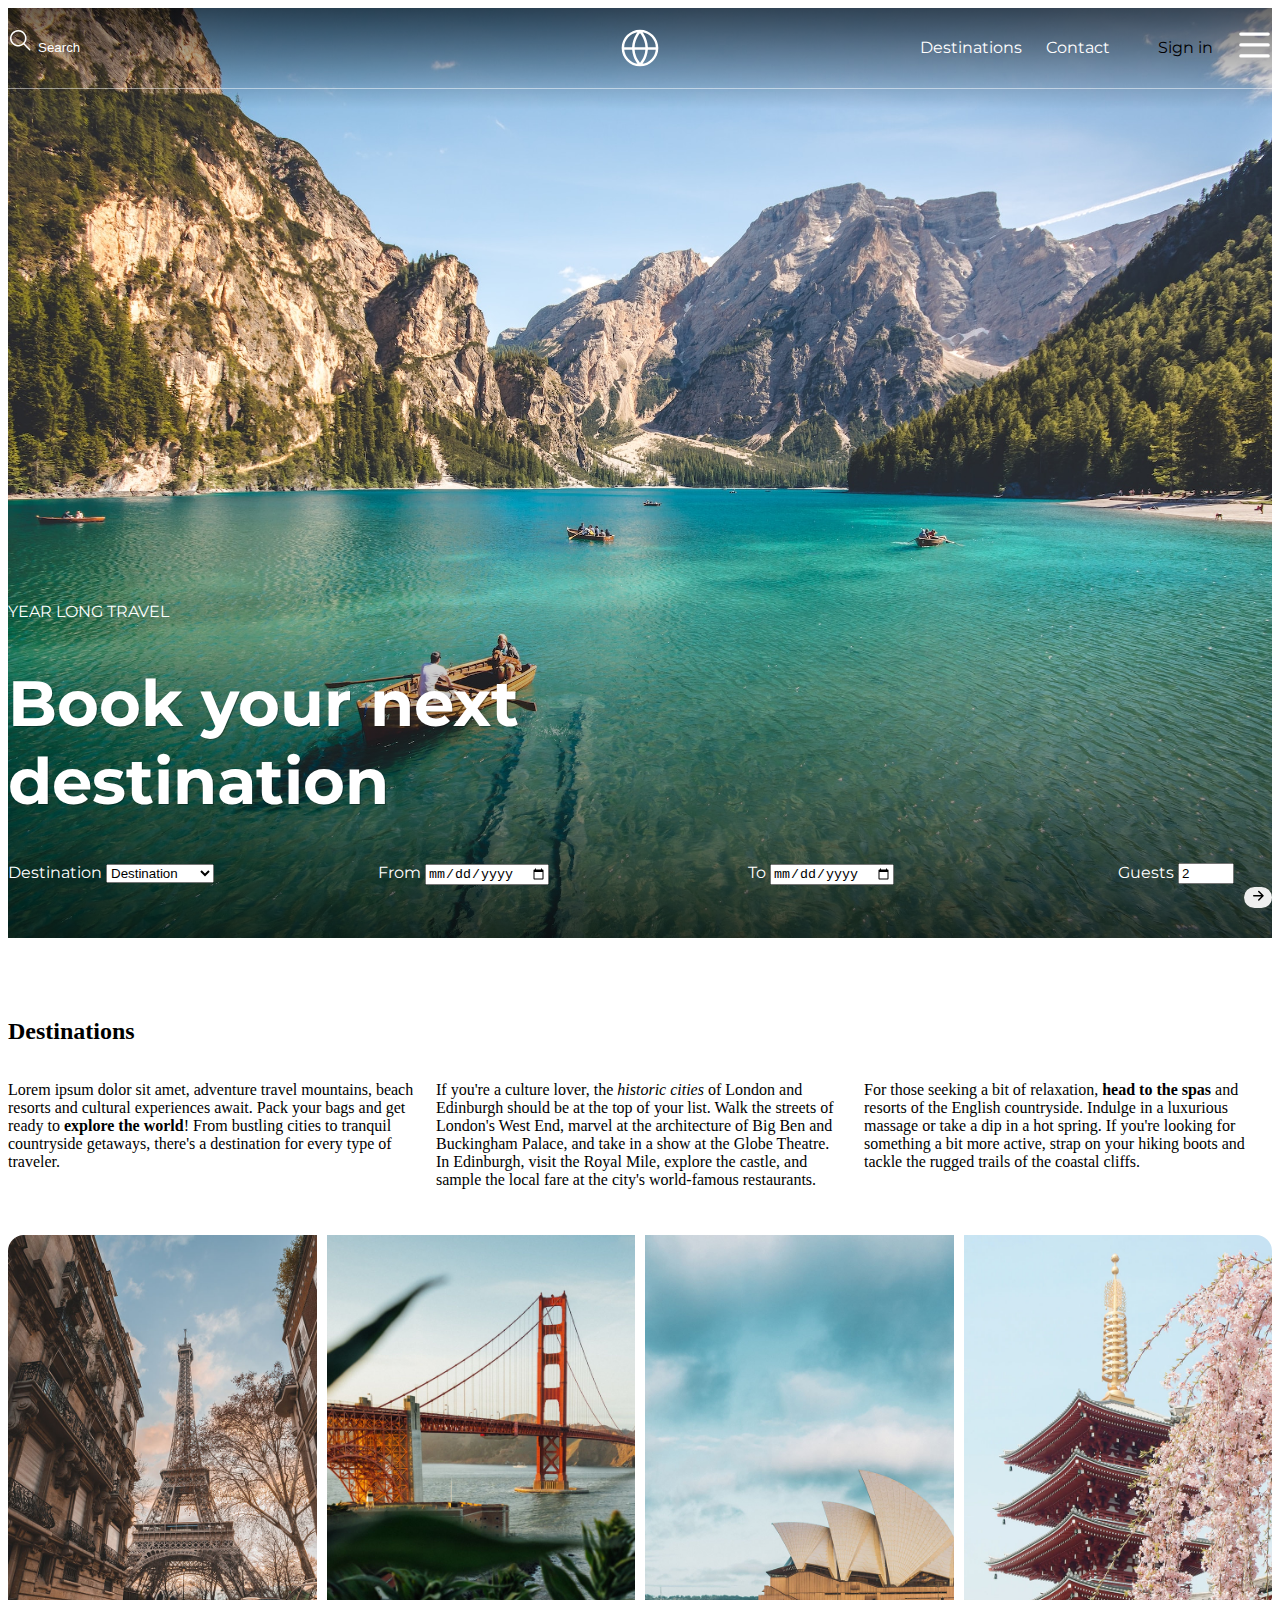
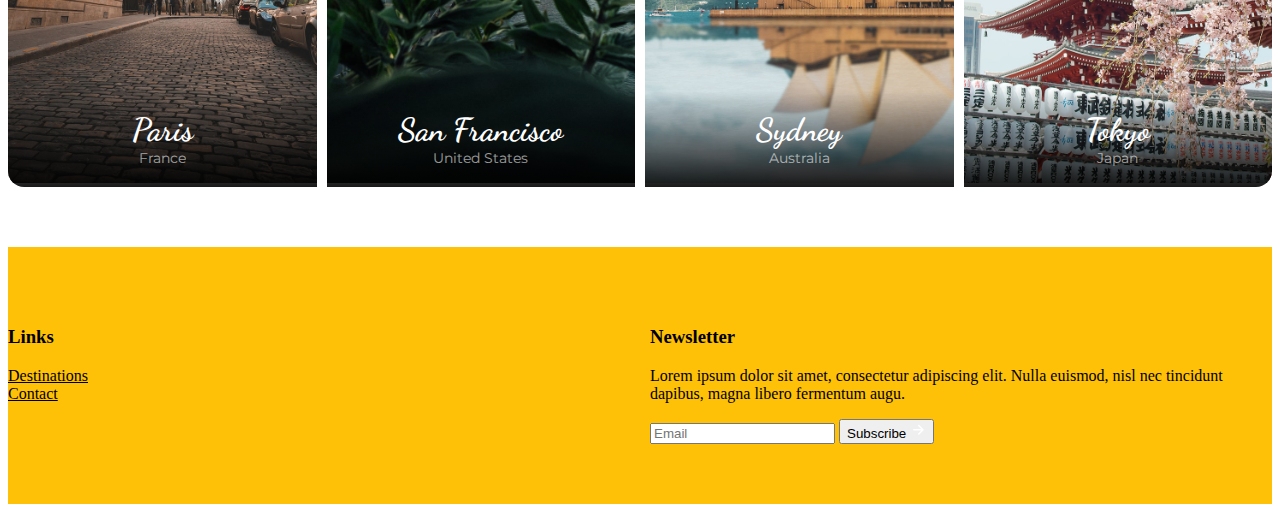
<file: index.html>
<!DOCTYPE html>
<html lang="en">
    <head>
        <meta charset="utf-8" />
        <meta name="viewport" content="width=device-width, initial-scale=1" />
        <title>Travel agency: Homepage</title>
        <meta name="description" content="Travel agency: Homepage" />
        <meta name="author" content="You" />
        <link
            href="https://fonts.googleapis.com/css?family=Dancing+Script&family=Montserrat:400,700&&display=swap"
            rel="stylesheet"
        />
        <link
            href="https://cdn.jsdelivr.net/npm/bootstrap@5.2.3/dist/css/bootstrap.min.css"
            rel="stylesheet"
            integrity="sha384-rbsA2VBKQhggwzxH7pPCaAqO46MgnOM80zW1RWuH61DGLwZJEdK2Kadq2F9CUG65"
            crossorigin="anonymous"
        />
        <link href="./css/10-header.css" rel="stylesheet" type="text/css" />
        <link href="./css/home-gallery.css" rel="stylesheet" type="text/css" />
        <link href="./css/10-footer.css" rel="stylesheet" type="text/css" />
    </head>
    <body>
        <header id="header">
            <div id="topbar">
                <div class="container-md wrap">
                    <form class="input-group">
                        <img src="./icons/search-white.svg" alt="Search" />
                        <input
                            class="form-control"
                            id="search-field"
                            name="query"
                            placeholder="Search"
                            type="text"
                        />
                    </form>
                    <div id="logo">
                        <img src="./icons/globe-white.svg" alt="Logo" />
                    </div>
                    <div id="menu">
                        <nav class="d-none d-md-block">
                            <a href="destinations.html">Destinations</a>
                            <a href="contact-us.html">Contact</a>
                            <a href="#" class="btn btn-light">Sign in</a>
                        </nav>
                        <img
                            class="menu-bars d-md-none"
                            src="./icons/three-bars-white.svg"
                            alt="Menu"
                        />
                    </div>
                </div>
            </div>
            <div id="book">
                <div class="container-md wrap">
                    <div class="badge tagline">Year long travel</div>
                    <h1>
                        Book your next<br />
                        destination
                    </h1>
                    <form>
                        <div class="destination-select">
                            <label>Destination</label>
                            <select
                                aria-label="Select destination"
                                class="form-select"
                                id="book-field-destination"
                                name="destination"
                                required
                            >
                                <option value="" disabled selected>
                                    Destination
                                </option>
                                <option value="paris">Paris</option>
                                <option value="tokyo">Tokyo</option>
                                <option value="sydney">Sydney</option>
                                <option value="san-francisco">
                                    San Francisco
                                </option>
                            </select>
                        </div>
                        <div class="from">
                            <label for="book-field-from">From</label>
                            <input
                                aria-label="From"
                                class="form-control"
                                id="book-field-from"
                                name="from"
                                required
                                type="date"
                            />
                        </div>
                        <div class="to">
                            <label>To</label>
                            <input
                                aria-label="To"
                                class="form-control"
                                id="book-field-to"
                                name="to"
                                required
                                type="date"
                            />
                        </div>
                        <div class="guests">
                            <label>Guests</label>
                            <input
                                aria-label="Enter a number of guests"
                                class="form-control"
                                id="book-field-guests"
                                max="10"
                                min="1"
                                name="guests"
                                required
                                type="number"
                                value="2"
                            />
                        </div>
                        <div class="submit">
                            <button
                                class="btn btn-warning"
                                title="Search"
                                type="submit"
                            >
                                <img
                                    src="./icons/arrow-right.svg"
                                    alt="arrow"
                                />
                            </button>
                        </div>
                    </form>
                </div>
            </div>
        </header>
        <section id="destinations">
            <div class="container-md">
                <h2>Destinations</h2>
                <div class="description">
                    <p>
                        Lorem ipsum dolor sit amet, adventure travel mountains,
                        beach resorts and cultural experiences await. Pack your
                        bags and get ready to
                        <strong>explore the world</strong>! From bustling cities
                        to tranquil countryside getaways, there's a destination
                        for every type of traveler.
                    </p>
                    <p>
                        If you're a culture lover, the
                        <em>historic cities</em> of London and Edinburgh should
                        be at the top of your list. Walk the streets of London's
                        West End, marvel at the architecture of Big Ben and
                        Buckingham Palace, and take in a show at the Globe
                        Theatre. In Edinburgh, visit the Royal Mile, explore the
                        castle, and sample the local fare at the city's
                        world-famous restaurants.
                    </p>
                    <p>
                        For those seeking a bit of relaxation,
                        <strong>head to the spas</strong> and resorts of the
                        English countryside. Indulge in a luxurious massage or
                        take a dip in a hot spring. If you're looking for
                        something a bit more active, strap on your hiking boots
                        and tackle the rugged trails of the coastal cliffs.
                    </p>
                </div>
                <div class="destinations">
                    <div class="destination">
                        <img
                            alt="Eiffel Tower, Paris"
                            src="./images/destinations/paris.jpg"
                        />
                        <div class="location">
                            <strong>Paris</strong>
                            <div class="country">France</div>
                        </div>
                    </div>
                    <div class="destination">
                        <img
                            alt="Golden Gate Bridge, San Francisco"
                            src="./images/destinations/san-francisco.jpg"
                        />
                        <div class="location">
                            <strong>San Francisco</strong>
                            <div class="country">United States</div>
                        </div>
                    </div>
                    <div class="destination">
                        <img
                            alt="Sydney Opera House, Sydney"
                            src="./images/destinations/sydney.jpg"
                        />
                        <div class="location">
                            <strong>Sydney</strong>
                            <div class="country">Australia</div>
                        </div>
                    </div>
                    <div class="destination">
                        <img
                            alt="Sensō-ji, Tokyo"
                            src="./images/destinations/tokyo.jpg"
                        />
                        <div class="location">
                            <strong>Tokyo</strong>
                            <div class="country">Japan</div>
                        </div>
                    </div>
                </div>
            </div>
        </section>
        <footer id="footer">
            <div class="container-md">
                <div>
                    <h3>Links</h3>
                    <nav>
                        <a href="destinations.html">Destinations</a>
                        <a href="contact-us.html">Contact</a>
                    </nav>
                </div>
                <div>
                    <h3>Newsletter</h3>
                    <p>
                        Lorem ipsum dolor sit amet, consectetur adipiscing elit.
                        Nulla euismod, nisl nec tincidunt dapibus, magna libero
                        fermentum augu.
                    </p>
                    <form class="input-group">
                        <input
                            autocomplete="email"
                            class="form-control"
                            name="email"
                            placeholder="Email"
                            required
                            type="email"
                        />
                        <button class="btn btn-success" type="submit">
                            Subscribe
                            <img
                                src="./icons/arrow-right-white.svg"
                                alt="Arrow"
                            />
                        </button>
                    </form>
                </div>
            </div>
        </footer>
    </body>
</html>
</file>
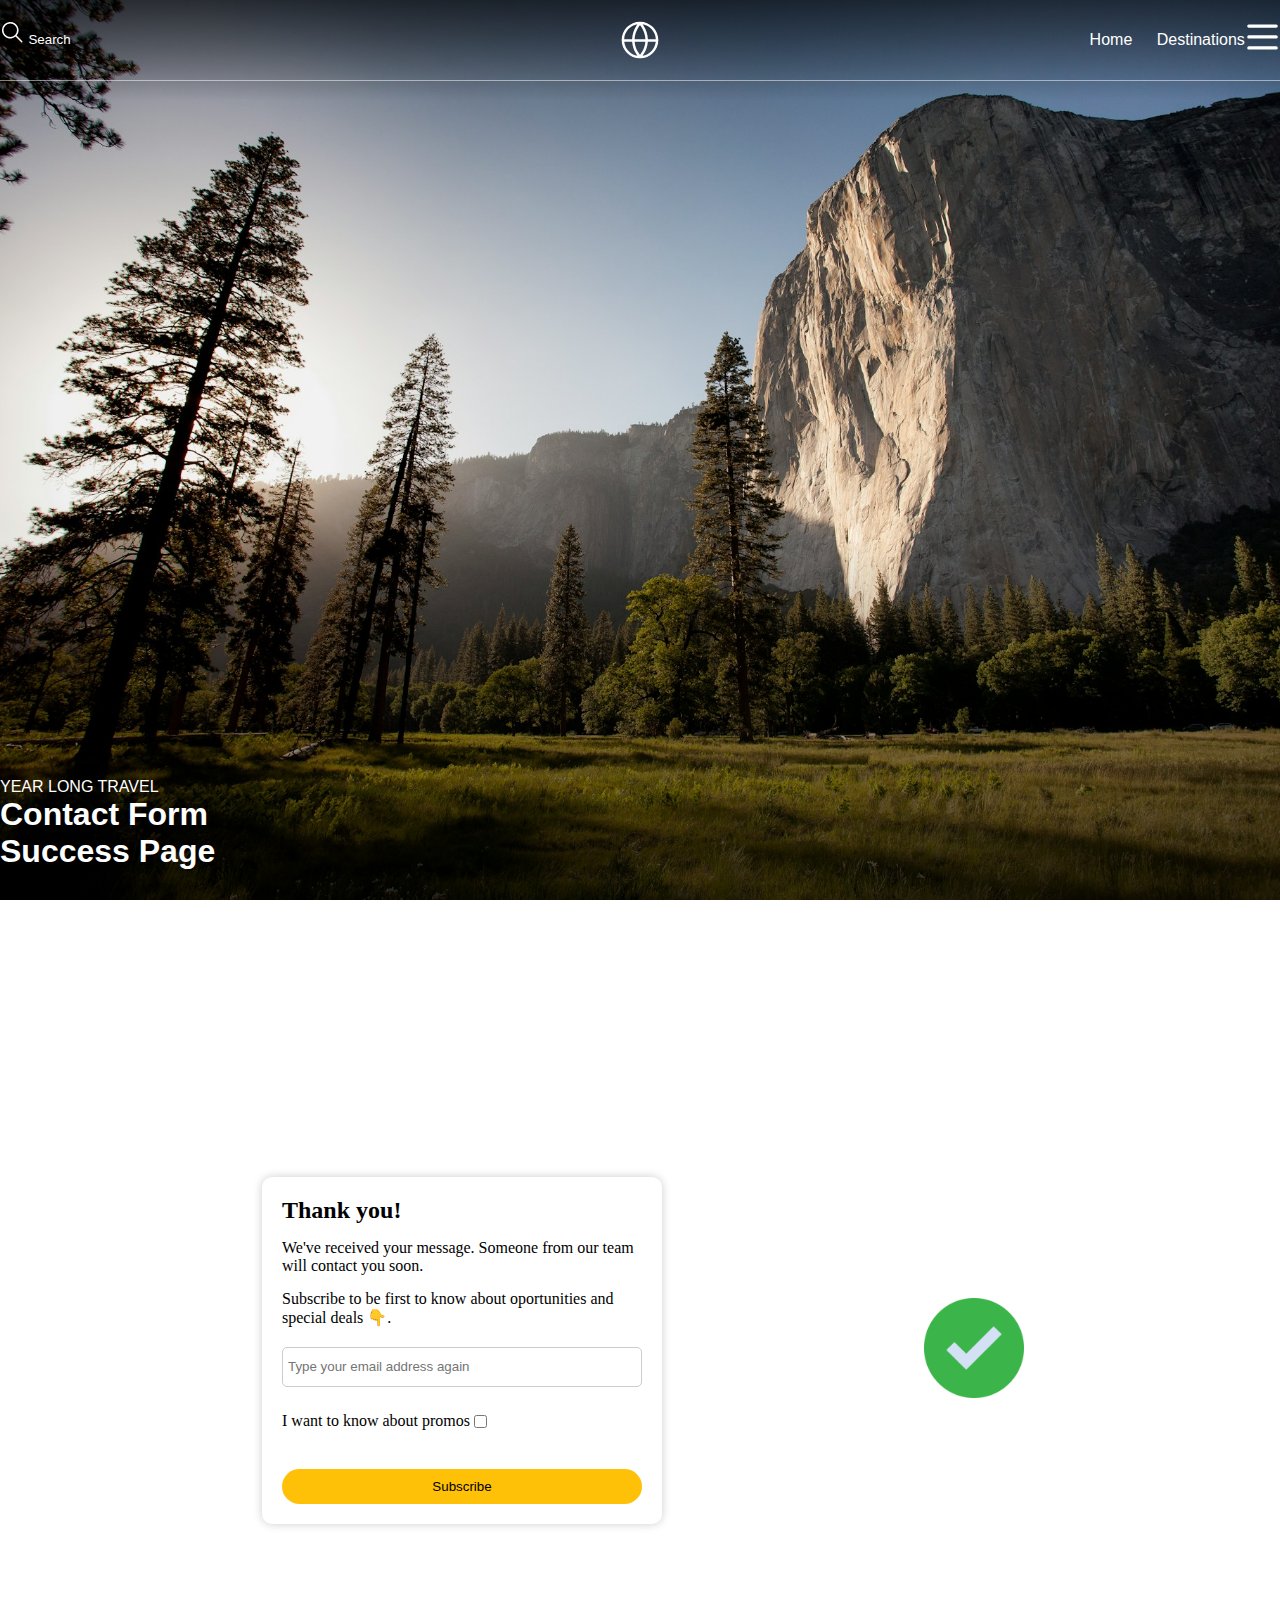
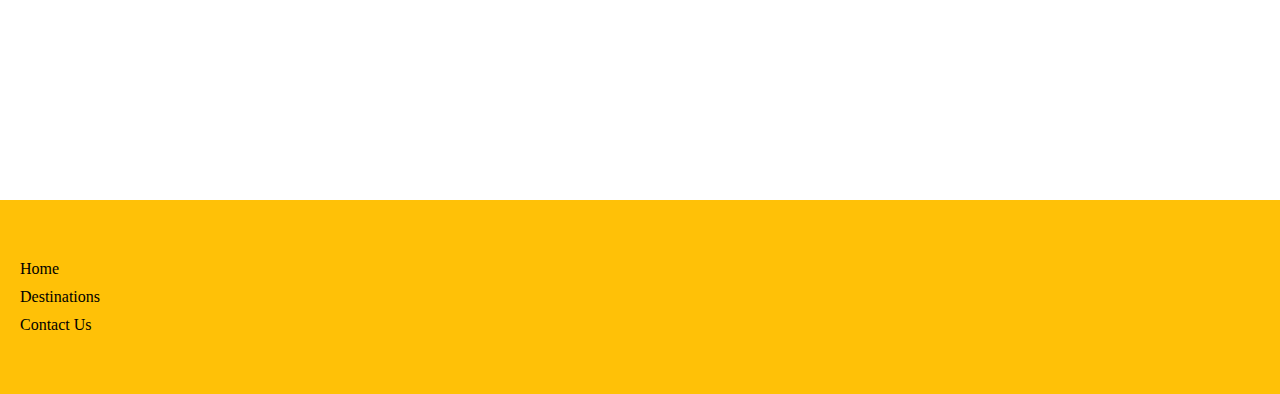
<file: confirmation-page.html>
<!DOCTYPE html>
<html lang="en">
  <head>
    <meta charset="UTF-8" />
    <meta name="viewport" content="width=device-width, initial-scale=1.0" />
    <link
      href="https://cdn.jsdelivr.net/npm/bootstrap@5.3.2/dist/css/bootstrap.min.css"
      rel="stylesheet"
      integrity="sha384-T3c6CoIi6uLrA9TneNEoa7RxnatzjcDSCmG1MXxSR1GAsXEV/Dwwykc2MPK8M2HN"
      crossorigin="anonymous"
    />
    <link rel="stylesheet" href="/css/confirmation-page.css" />
    <link rel="stylesheet" href="css/confirmation-page.css" />
    <title>Form Successful</title>
  </head>
  <body>
    <header id="header">
      <div id="topbar">
        <div class="container-md wrap">
          <form class="input-group">
            <img src="./icons/search-white.svg" alt="Search" />
            <input
              class="form-control"
              id="search-field"
              name="query"
              placeholder="Search"
              type="text"
            />
          </form>
          <div id="logo">
            <img src="./icons/globe-white.svg" alt="Logo" />
          </div>
          <div id="menu">
            <nav class="d-none d-md-block">
              <a href="index.html">Home</a>
              <a href="destinations.html">Destinations</a>
            </nav>
            <img
              class="menu-bars d-md-none"
              src="./icons/three-bars-white.svg"
              alt="Menu"
            />
          </div>
        </div>
      </div>
      <div id="book">
        <div class="container-md wrap">
          <div class="badge tagline">Year long travel</div>
          <h1>
            Contact Form<br />
            Success Page
          </h1>
        </div>
      </div>
    </header>
    <main class="container-md">
      <div class="notification-wrapper">
        <div class="notification-text">
          <h2 id="notification-title">Thank you!</h2>
          <p>
            We've received your message. Someone from our team will contact you
            soon.
          </p>
          <p>
            Subscribe to be first to know about oportunities and special deals
            👇.
          </p>
          <div class="email-subscription">
            <input type="email" placeholder="Type your email address again" />
          </div>
          <div>
            <label for="checkbox-subscription"
              >I want to know about promos</label
            >
            <input type="checkbox" id="checkbox-subscription" />
          </div>
          <button type="submit">Subscribe</button>
        </div>
        <div class="notification-icon">
          <img src="/icons/success.png" alt="Success Icon" />
        </div>
      </div>
    </main>
    <footer class="sucess-footer">
      <div class="container-md">
        <div id="page-links">
          <a href="index.html">Home</a>
          <a href="destinations.html">Destinations</a>
          <a href="contact-us.html">Contact Us</a>
        </div>
      </div>
    </footer>
  </body>
</html>
</file>
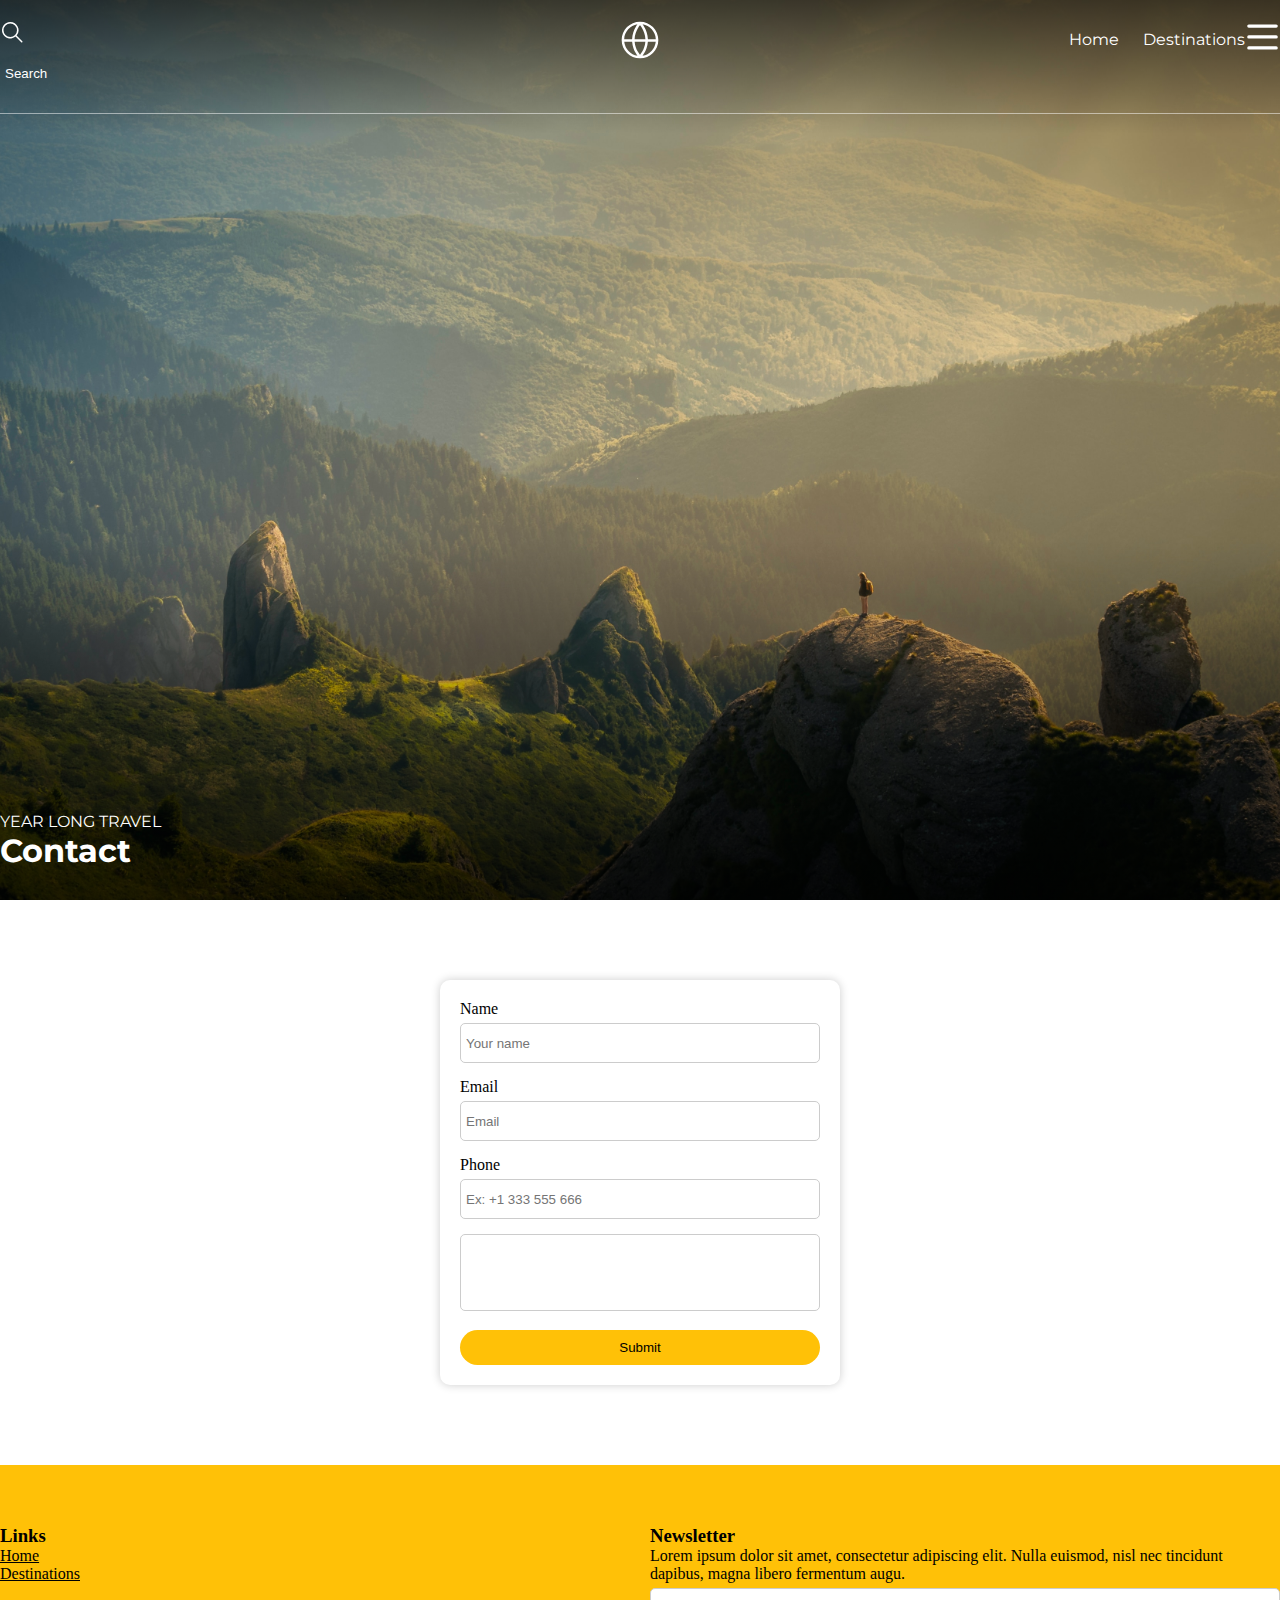
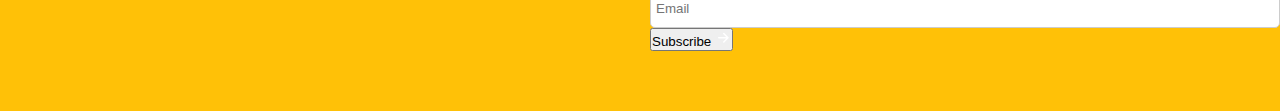
<file: contact-us.html>
<!DOCTYPE html>
<html lang="en">
  <head>
    <meta charset="UTF-8" />
    <meta name="viewport" content="width=device-width, initial-scale=1.0" />
    <link rel="stylesheet" href="/css/contact-us.css" />
    <link rel="stylesheet" href="css/10-footer.css" />
    <link
      href="https://cdn.jsdelivr.net/npm/bootstrap@5.3.2/dist/css/bootstrap.min.css"
      rel="stylesheet"
      integrity="sha384-T3c6CoIi6uLrA9TneNEoa7RxnatzjcDSCmG1MXxSR1GAsXEV/Dwwykc2MPK8M2HN"
      crossorigin="anonymous"
    />
    <link
      href="https://fonts.googleapis.com/css?family=Dancing+Script&family=Montserrat:400,700&&display=swap"
      rel="stylesheet"
    />

    <title>Contact Form</title>
  </head>
  <body>
    <header id="header">
      <div id="topbar">
        <div class="container-md wrap">
          <form
            class="input-group"
            id="contactForm"
            action="confirmation-page.html"
          >
            <img src="./icons/search-white.svg" alt="Search" />
            <input
              class="form-control"
              id="search-field"
              name="query"
              placeholder="Search"
              type="text"
            />
          </form>
          <div id="logo">
            <img src="./icons/globe-white.svg" alt="Logo" />
          </div>
          <div id="menu">
            <nav class="d-none d-md-block">
              <a href="index.html">Home</a>
              <a href="destinations.html">Destinations</a>
            </nav>
            <img
              class="menu-bars d-md-none"
              src="./icons/three-bars-white.svg"
              alt="Menu"
            />
          </div>
        </div>
      </div>
      <div id="book">
        <div class="container-md wrap">
          <div class="badge tagline">Year long travel</div>
          <h1>Contact</h1>
        </div>
      </div>
    </header>
    <main class="container-md">
      <div class="contact-form-section">
        <form class="contact-form" id="submit-form">
          <div class="name">
            <label for="name">Name</label>
            <input type="text" id="name" placeholder="Your name" required />
          </div>
          <div class="subject">
            <label for="subject">Email</label>
            <input type="email" id="subject" placeholder="Email" required />
          </div>
          <div class="date">
            <label for="quantity">Phone</label>
            <input
              type="number"
              id="quantity"
              name="quantity"
              placeholder="Ex: +1 333 555 666"
              required
            />
          </div>
          <div class="num-of-people">
            <textarea
              name="text"
              id="text"
              cols="30"
              rows="5"
              required
            ></textarea>
          </div>
          <button type="submit">Submit</button>
          <!-- <a href="confirmation-page.html">Submit</a> -->
        </form>
      </div>
    </main>
    <footer id="footer">
      <div class="container-md">
        <div>
          <h3>Links</h3>
          <nav>
            <a href="index.html">Home</a>
            <a href="destinations.html">Destinations</a>
          </nav>
        </div>
        <div>
          <h3>Newsletter</h3>
          <p>
            Lorem ipsum dolor sit amet, consectetur adipiscing elit. Nulla
            euismod, nisl nec tincidunt dapibus, magna libero fermentum augu.
          </p>
          <form class="input-group">
            <input
              autocomplete="email"
              class="form-control"
              name="email"
              placeholder="Email"
              required
              type="email"
            />
            <button class="btn btn-success" type="submit">
              Subscribe
              <img src="./icons/arrow-right-white.svg" alt="Arrow" />
            </button>
          </form>
        </div>
      </div>
    </footer>
    <!-- <script>
      document.addEventListener("DOMContentLoaded", function () {
        // Get the form element
        var form = document.getElementById("submit-form");

        // Add event listener for form submission
        form.addEventListener("submit", function (event) {
          // Prevent default form submission behavior
          event.preventDefault();

          // Get form fields
          var name = document.getElementById("name").value;
          var subject = document.getElementById("subject").value;
          var phone = document.getElementById("quantity").value;
          var message = document.getElementById("text").value;

          // Validate form fields
          if (
            name.trim() === "" ||
            subject.trim() === "" ||
            phone.trim() === "" ||
            message.trim() === ""
          ) {
            // Display error message or highlight fields
            alert("Please fill out all fields.");
          } else {
            // If validation passes, submit the form
            // form.submit();
            window.location.href = "confirmation-page.html";
          }
        });
      });
    </script> -->
  </body>
</html>
</file>
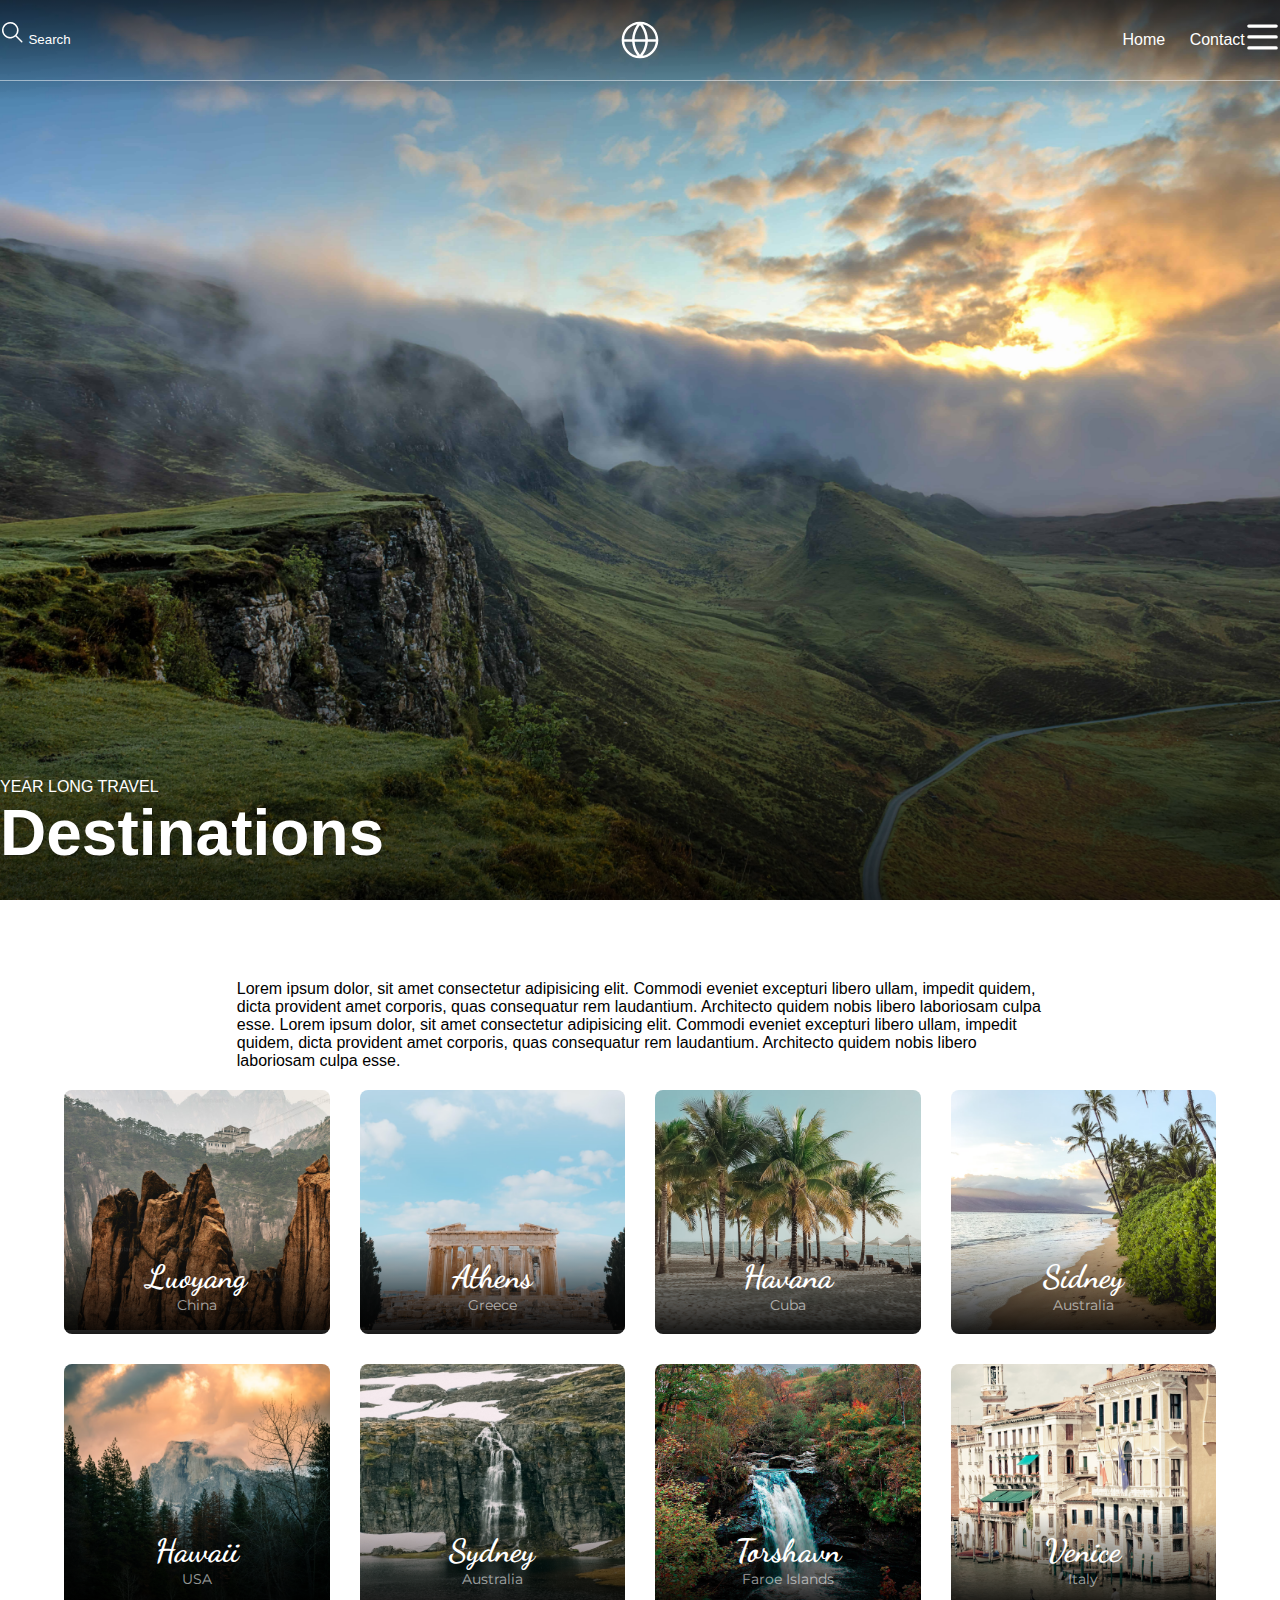
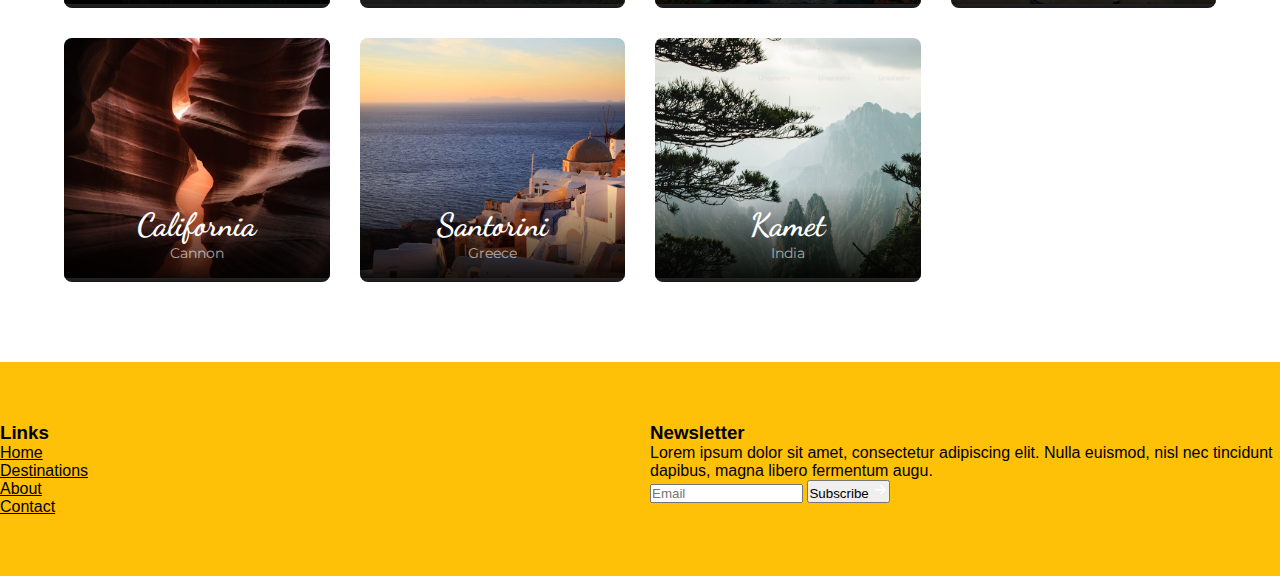
<file: destinations.html>
<!DOCTYPE html>
<html lang="en">
  <head>
    <meta charset="UTF-8" />
    <meta name="viewport" content="width=device-width, initial-scale=1.0" />
    <link
      href="https://cdn.jsdelivr.net/npm/bootstrap@5.3.2/dist/css/bootstrap.min.css"
      rel="stylesheet"
      integrity="sha384-T3c6CoIi6uLrA9TneNEoa7RxnatzjcDSCmG1MXxSR1GAsXEV/Dwwykc2MPK8M2HN"
      crossorigin="anonymous"
    />
    <link
      href="https://fonts.googleapis.com/css?family=Dancing+Script&family=Montserrat:400,700&&display=swap"
      rel="stylesheet"
    />
    <link rel="stylesheet" href="css/10-footer.css" />
    <link rel="stylesheet" href="css/destinations.css" />
    <!-- <link rel="stylesheet" href="css/10-header.css" /> -->
    <title>Gallery</title>
  </head>
  <body class="destinations-page">
    <header id="header" class="destinations-header">
      <div id="topbar">
        <div class="container-md wrap">
          <form class="input-group">
            <img src="./icons/search-white.svg" alt="Search" />
            <input
              class="form-control"
              id="search-field"
              name="query"
              placeholder="Search"
              type="text"
            />
          </form>
          <div id="logo">
            <img src="./icons/globe-white.svg" alt="Logo" />
          </div>
          <div id="menu">
            <nav class="d-none d-md-block">
              <a href="index.html">Home</a>
              <a href="contact-us.html">Contact</a>
            </nav>
            <img
              class="menu-bars d-md-none"
              src="./icons/three-bars-white.svg"
              alt="Menu"
            />
          </div>
        </div>
      </div>
      <div id="book">
        <div class="container-md wrap">
          <div class="badge tagline">Year long travel</div>
          <h1>Destinations</h1>
        </div>
      </div>
    </header>
    <main class="gallery-page">
      <div class="gallery-container container-md">
        <div class="description">
          <p>
            Lorem ipsum dolor, sit amet consectetur adipisicing elit. Commodi
            eveniet excepturi libero ullam, impedit quidem, dicta provident amet
            corporis, quas consequatur rem laudantium. Architecto quidem nobis
            libero laboriosam culpa esse. Lorem ipsum dolor, sit amet
            consectetur adipisicing elit. Commodi eveniet excepturi libero
            ullam, impedit quidem, dicta provident amet corporis, quas
            consequatur rem laudantium. Architecto quidem nobis libero
            laboriosam culpa esse.
          </p>
        </div>
        <div class="galery-images" id="destinations">
          <div class="destination">
            <a href="single_destination_page.html">
              <img src="images/gallery-imgs/1.png" alt="China" />
            </a>
            <div class="location">
              <strong>Luoyang</strong>
              <div class="country">China</div>
            </div>
          </div>
          <div class="destination">
            <img src="images/gallery-imgs/2.png" alt="Athens" />
            <div class="location">
              <strong>Athens</strong>
              <div class="country">Greece</div>
            </div>
          </div>
          <div class="destination">
            <img src="images/gallery-imgs/3.png" alt="Havana" />
            <div class="location">
              <strong>Havana</strong>
              <div class="country">Cuba</div>
            </div>
          </div>
          <div class="destination">
            <img src="images/gallery-imgs/5.png" alt="Sidney" />
            <div class="location">
              <strong>Sidney</strong>
              <div class="country">Australia</div>
            </div>
          </div>
          <div class="destination">
            <img src="images/gallery-imgs/6.png" alt="Hawaii" />
            <div class="location">
              <strong>Hawaii</strong>
              <div class="country">USA</div>
            </div>
          </div>
          <div class="destination">
            <img src="images/gallery-imgs/7.png" alt="Sydney" />
            <div class="location">
              <strong>Sydney</strong>
              <div class="country">Australia</div>
            </div>
          </div>
          <div class="destination">
            <img src="images/gallery-imgs/8.png" alt="Torshavn" />
            <div class="location">
              <strong>Torshavn</strong>
              <div class="country">Faroe Islands</div>
            </div>
          </div>
          <div class="destination">
            <img src="images/gallery-imgs/9.png" alt="Venice" />
            <div class="location">
              <strong>Venice</strong>
              <div class="country">Italy</div>
            </div>
          </div>
          <div class="destination">
            <img src="images/gallery-imgs/10.png" alt="California" />
            <div class="location">
              <strong>California</strong>
              <div class="country">Cannon</div>
            </div>
          </div>
          <div class="destination">
            <img src="images/gallery-imgs/11.png" alt="Santorini" />
            <div class="location">
              <strong>Santorini</strong>
              <div class="country">Greece</div>
            </div>
          </div>
          <div class="destination">
            <img src="images/gallery-imgs/12.png" alt="Kamet" />
            <div class="location">
              <strong>Kamet</strong>
              <div class="country">India</div>
            </div>
          </div>
        </div>
      </div>
    </main>
    <footer id="footer">
      <div class="container-md">
        <div>
          <h3>Links</h3>
          <nav>
            <a href="index.html">Home</a>
            <a href="#destinations">Destinations</a>
            <a href="#">About</a>
            <a href="contact-us.html">Contact</a>
          </nav>
        </div>
        <div>
          <h3>Newsletter</h3>
          <p>
            Lorem ipsum dolor sit amet, consectetur adipiscing elit. Nulla
            euismod, nisl nec tincidunt dapibus, magna libero fermentum augu.
          </p>
          <form class="input-group">
            <input
              autocomplete="email"
              class="form-control"
              name="email"
              placeholder="Email"
              required
              type="email"
            />
            <button class="btn btn-success" type="submit">
              Subscribe
              <img src="./icons/arrow-right-white.svg" alt="Arrow" />
            </button>
          </form>
        </div>
      </div>
    </footer>
  </body>
</html>
</file>
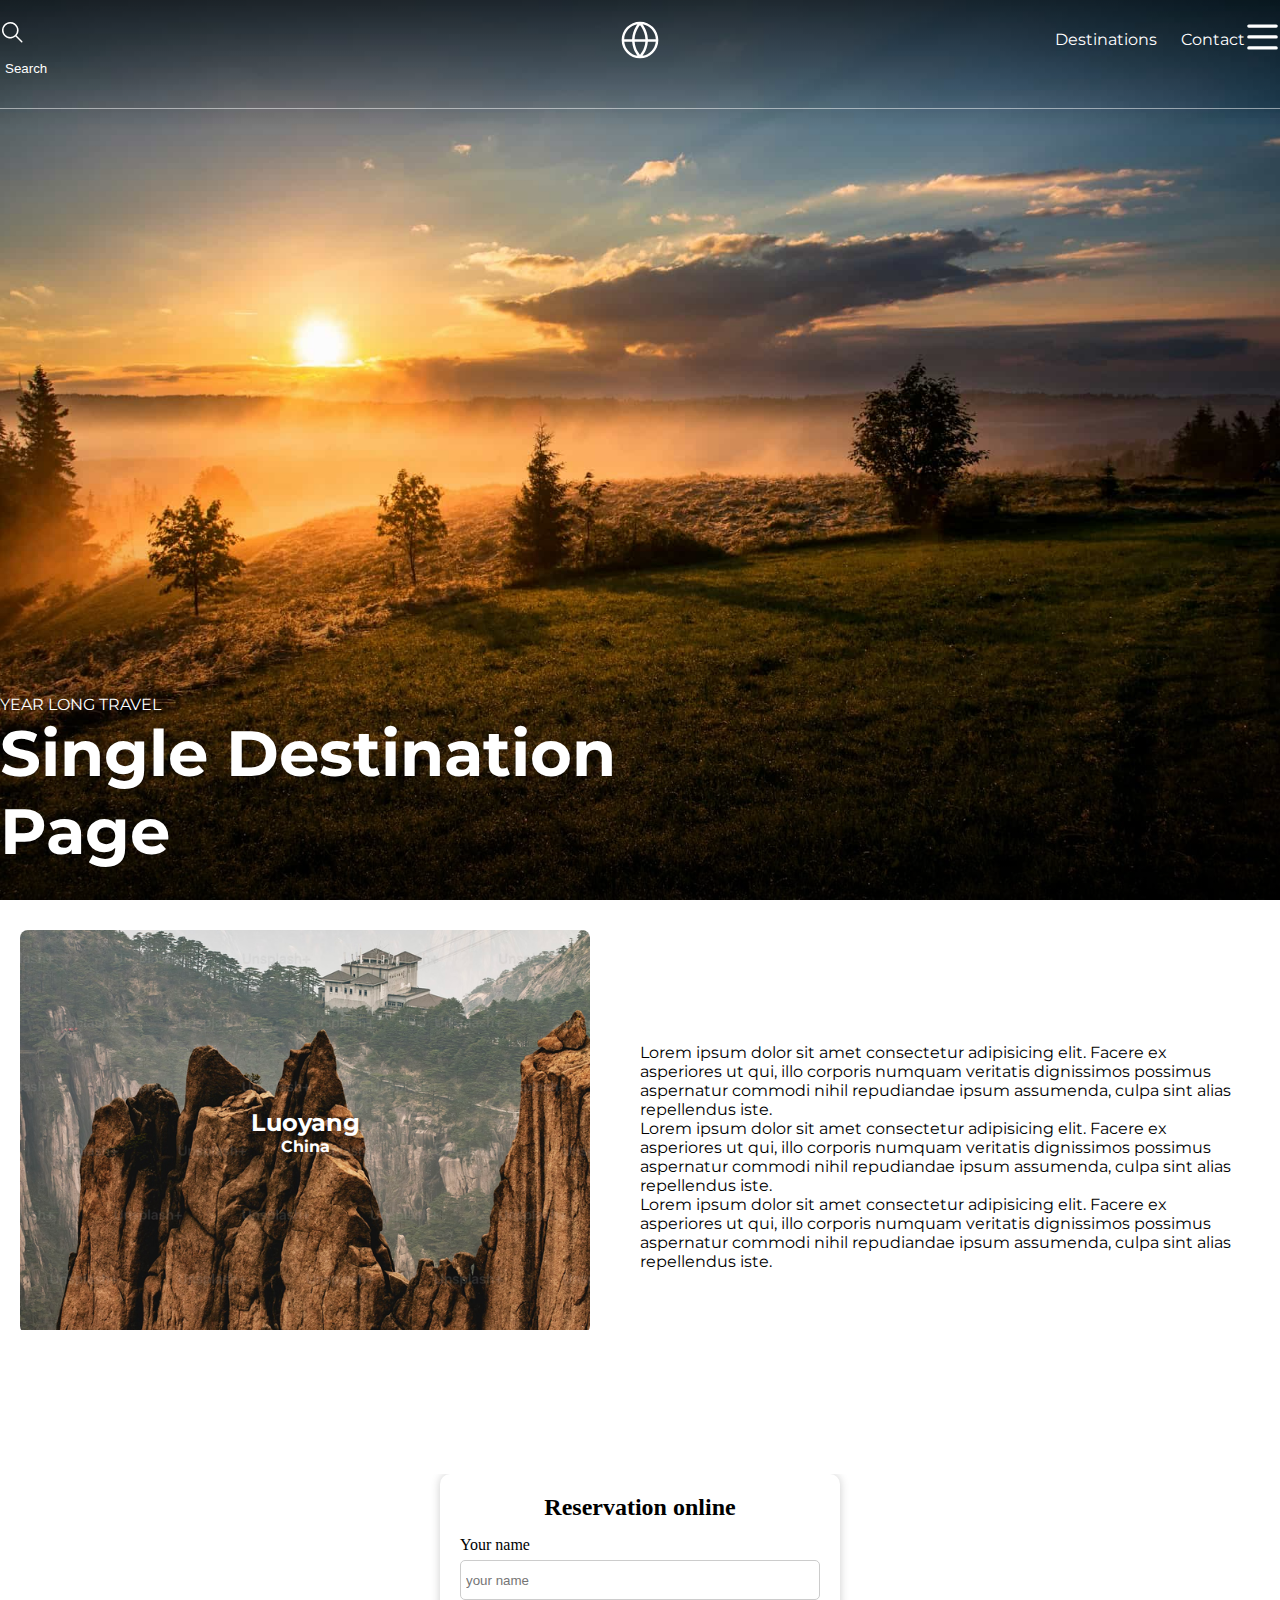
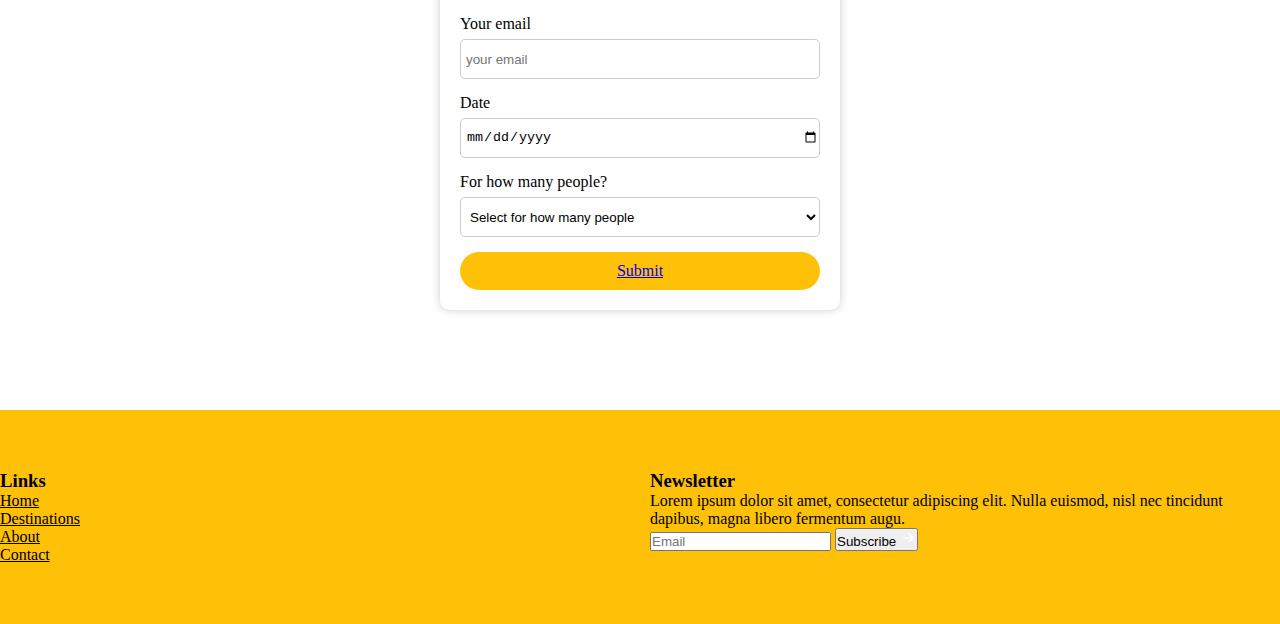
<file: single_destination_page.html>
<!DOCTYPE html>
<html lang="en">
  <head>
    <meta charset="UTF-8" />
    <meta name="viewport" content="width=device-width, initial-scale=1.0" />
    <link rel="stylesheet" href="css/10-header.css" />
    <link
      href="https://cdn.jsdelivr.net/npm/bootstrap@5.3.2/dist/css/bootstrap.min.css"
      rel="stylesheet"
      integrity="sha384-T3c6CoIi6uLrA9TneNEoa7RxnatzjcDSCmG1MXxSR1GAsXEV/Dwwykc2MPK8M2HN"
      crossorigin="anonymous"
    />
    <link
      href="https://fonts.googleapis.com/css?family=Dancing+Script&family=Montserrat:400,700&&display=swap"
      rel="stylesheet"
    />
    <link rel="stylesheet" href="/css/single-destination-page.css" />
    <link rel="stylesheet" href="css/10-footer.css" />
    <title>Destination page</title>
  </head>
  <body>
    <header id="header">
      <div id="topbar">
        <div class="container-md wrap">
          <form class="input-group">
            <img src="./icons/search-white.svg" alt="Search" />
            <input
              class="form-control"
              id="search-field"
              name="query"
              placeholder="Search"
              type="text"
            />
          </form>
          <div id="logo">
            <img src="./icons/globe-white.svg" alt="Logo" />
          </div>
          <div id="menu">
            <nav class="d-none d-md-block">
              <a href="destinations.html">Destinations</a>
              <a href="contact-us.html">Contact</a>
            </nav>
            <img
              class="menu-bars d-md-none"
              src="./icons/three-bars-white.svg"
              alt="Menu"
            />
          </div>
        </div>
      </div>
      <div id="book">
        <div class="container-md wrap">
          <div class="badge tagline">Year long travel</div>
          <h1>Single Destination <br />Page</h1>
        </div>
      </div>
    </header>
    <main class="destination-header container-md">
      <div class="header-image">
        <img src="images/gallery-imgs/1.png" alt="Luoyang city, China" />
        <div class="location">
          <h2>Luoyang</h2>
          <strong>China</strong>
        </div>
      </div>
      <div class="header-text">
        <p>
          Lorem ipsum dolor sit amet consectetur adipisicing elit. Facere ex
          asperiores ut qui, illo corporis numquam veritatis dignissimos
          possimus aspernatur commodi nihil repudiandae ipsum assumenda, culpa
          sint alias repellendus iste.
        </p>
        <p>
          Lorem ipsum dolor sit amet consectetur adipisicing elit. Facere ex
          asperiores ut qui, illo corporis numquam veritatis dignissimos
          possimus aspernatur commodi nihil repudiandae ipsum assumenda, culpa
          sint alias repellendus iste.
        </p>
        <p>
          Lorem ipsum dolor sit amet consectetur adipisicing elit. Facere ex
          asperiores ut qui, illo corporis numquam veritatis dignissimos
          possimus aspernatur commodi nihil repudiandae ipsum assumenda, culpa
          sint alias repellendus iste.
        </p>
      </div>
    </main>
    <section class="container-md form-section">
      <form id="reservation-form">
        <h2>Reservation online</h2>
        <div class="your-name">
          <label for="your-name">Your name</label>
          <input type="text" id="your-name" placeholder="your name" required />
        </div>
        <div class="your-email">
          <label for="your-email">Your email</label>
          <input
            type="text"
            id="your-email"
            placeholder="your email"
            required
          />
        </div>
        <div class="date">
          <label for="your-date">Date</label>
          <input type="date" id="your-date" required />
        </div>
        <div class="num-of-people">
          <label for="number-of-people">For how many people?</label>
          <select name="number-of-people" id="number-of-people" required>
            <option value="">Select for how many people</option>
            <option value="1">1 Person</option>
            <option value="2">2 Persons</option>
            <option value="3">3 Persons</option>
            <option value="4">4 Persons</option>
          </select>
        </div>
        <a href="confirmation-page.html" class="btn btn-submit">Submit</a>
      </form>
    </section>
    <footer id="footer">
      <div class="container-md">
        <div>
          <h3>Links</h3>
          <nav>
            <a href="#">Home</a>
            <a href="destinations.html">Destinations</a>
            <a href="#">About</a>
            <a href="#">Contact</a>
          </nav>
        </div>
        <div>
          <h3>Newsletter</h3>
          <p>
            Lorem ipsum dolor sit amet, consectetur adipiscing elit. Nulla
            euismod, nisl nec tincidunt dapibus, magna libero fermentum augu.
          </p>
          <form class="input-group">
            <input
              autocomplete="email"
              class="form-control"
              name="email"
              placeholder="Email"
              required
              type="email"
            />
            <button class="btn btn-success" type="submit">
              Subscribe
              <img src="./icons/arrow-right-white.svg" alt="Arrow" />
            </button>
          </form>
        </div>
      </div>
    </footer>
  </body>
</html>
</file>
<file: css/10-header.css>
#topbar {
  background: linear-gradient(to bottom, rgba(0, 0, 0, 0.6), rgba(0, 0, 0, 0));
  padding: 20px 0;
}

#topbar > .wrap {
  border-bottom: 1px solid rgba(255, 255, 255, 0.5);
  display: grid;
  grid-template-columns: 1fr 1fr 1fr;
  padding-bottom: 20px;
}

#logo {
  display: flex;
  height: 40px;
  justify-content: center;
}

#menu {
  display: flex;
  justify-content: flex-end;
}

#menu nav a {
  color: white;
  border-bottom: 1px solid transparent;
  line-height: 40px;
  text-decoration: none;
  transition: all 0.2s ease-in-out;
}

#menu nav a:not(:first-of-type) {
  margin-left: 20px;
}

#menu nav a:hover {
  border-color: white;
  color: white;
}

#menu nav a.btn {
  color: black;
  border-radius: 100px;
  border: 0;
  padding: 0 1.5rem;
}

#menu nav a.btn:hover {
  background: var(--bs-warning);
  color: white;
}

#menu .menu-bars {
  height: 2.2rem;
}

#search-field {
  background-color: transparent;
  border: none;
  color: white;
}

#search-field::placeholder {
  color: white;
}

header {
  /* A way to use an image in a background: */
  background-image: linear-gradient(
      to bottom,
      rgba(0, 0, 0, 0) 60%,
      rgba(0, 0, 0, 0.7)
    ),
    url("/images/header.jpg");
  background-position: center;

  /* if we Google "css fill background with image", we find this: */
  background-size: cover;

  /* make the text white */
  color: white;

  /* make the element take up the entire height of the screen */
  height: 100vh;

  /* space out children */
  display: flex;
  flex-direction: column;
  justify-content: space-between;

  padding-bottom: 30px;

  font-family: "Montserrat", "Helvetica Neue", Helvetica, Arial, sans-serif;
}

header h1 {
  font-size: 50px;
  font-weight: bold;
  text-shadow: 1px 1px rgba(0, 0, 0, 0.3);
}

#book .tagline {
  text-transform: uppercase;
  text-align: initial;
}

#book form {
  display: grid;
  grid-template-areas:
    "destination destination destination"
    "from to guests"
    "submit submit submit";
  grid-template-columns: repeat(3, minmax(0, 1fr));
  grid-auto-flow: column;
  gap: 10px;
}

#book button[type="submit"] {
  border-radius: 100px;
  border: 0;
  outline: none;
  text-align: center;
  vertical-align: bottom;
  margin-top: 1.5rem;
  /* height: calc(100% - 1.5rem); */
}

#book form .destination-select {
  grid-area: destination;
}

#book form .from {
  grid-area: from;
}

#book form .to {
  grid-area: to;
}

#book form .guests {
  grid-area: guests;
}

#book form .submit {
  grid-area: submit;
}

#book form .submit button {
  width: 100%;
}

@media screen and (min-width: 768px) {
  #book form {
    grid-template-areas: "destination from to guests submit";
  }

  #book h1 {
    font-size: 64px;
  }

  #header::before {
    background: linear-gradient(
      to bottom,
      rgba(0, 0, 0, 0) 60%,
      rgba(0, 0, 0, 0.7)
    );
  }
}
</file>
<file: css/home-gallery.css>
#destinations {
  padding-top: 60px;
  padding-bottom: 60px;
}

.destinations {
  display: grid;
  grid-template-columns: 1fr 1fr;
  grid-template-rows: 1fr 1fr;
  gap: 10px;
  margin-top: 30px;
}

.destination {
  border-radius: 0.5rem;
  position: relative;
  overflow: hidden;
}

.destination img {
  object-fit: cover;
  max-height: 240px;
  overflow: hidden;
  width: 100%;
}

.destination .location {
  bottom: 0;
  position: absolute;

  /* Make it take up the entire width of the parent element (.destination) */
  width: 100%;

  /* White, centered text */
  color: white;
  text-align: center;

  background: linear-gradient(to bottom, rgba(0, 0, 0, 0), rgba(0, 0, 0, 0.9));
  padding: 20px 0;
}

.destination .location strong {
  font-family: "Dancing Script", cursive;
  font-size: 24px;
}

.destination .location .country {
  /* the country seems to be using the same font as the header */
  font-family: "Montserrat", "Helvetica Neue", Helvetica, Arial, sans-serif;
  font-size: 14px;
  opacity: 0.6;
}

@media screen and (min-width: 768px) {
  #destinations .description {
    display: grid;
    grid-template-columns: 1fr 1fr 1fr;
    gap: 20px;
  }

  .destinations {
    grid-template-columns: repeat(4, 1fr);
    grid-template-rows: 1fr;
  }

  .destination {
    border-radius: 0;
  }

  .destination:first-of-type {
    border-radius: 1rem 0 0 1rem;
  }

  .destination:last-of-type {
    border-radius: 0 1rem 1rem 0;
  }

  .destination img {
    max-height: none;
  }

  .destination .location strong {
    font-size: 32px;
  }
}
</file>
<file: css/10-footer.css>
footer {
  background-color: #ffc107;
  padding-top: 60px;
  padding-bottom: 60px;
}

footer nav a {
  display: block;
  color: black;
}

footer nav {
  margin-bottom: 20px;
}

@media screen and (min-width: 576px) {
  footer > .container-md {
    display: grid;
    grid-template-columns: 1fr 1fr;
    gap: 20px;
  }

  footer nav {
    margin-bottom: 0;
  }
}
</file>
<file: css/confirmation-page.css>
* {
  box-sizing: border-box;
  padding: 0;
  margin: 0;
}

/* Header */

#topbar {
  background: linear-gradient(to bottom, rgba(0, 0, 0, 0.6), rgba(0, 0, 0, 0));
  padding: 20px 0;
}

#topbar > .wrap {
  border-bottom: 1px solid rgba(255, 255, 255, 0.5);
  display: grid;
  grid-template-columns: 1fr 1fr 1fr;
  padding-bottom: 20px;
}

#logo {
  display: flex;
  height: 40px;
  justify-content: center;
}

#menu {
  display: flex;
  justify-content: flex-end;
}

#menu nav a {
  color: white;
  border-bottom: 1px solid transparent;
  line-height: 40px;
  text-decoration: none;
  transition: all 0.2s ease-in-out;
}

#menu nav a:not(:first-of-type) {
  margin-left: 20px;
}

#menu nav a:hover {
  border-color: white;
  color: white;
}

#menu nav a.btn {
  color: black;
  border-radius: 100px;
  border: 0;
  padding: 0 1.5rem;
}

#menu nav a.btn:hover {
  background: var(--bs-warning);
  color: white;
}

#menu .menu-bars {
  height: 2.2rem;
}

#search-field {
  background-color: transparent;
  border: none;
  color: white;
}

#search-field::placeholder {
  color: white;
}

.badge.tagline {
  text-transform: uppercase;
}

header {
  /* A way to use an image in a background: */
  background-image: linear-gradient(
      to bottom,
      rgba(0, 0, 0, 0) 60%,
      rgba(0, 0, 0, 0.7)
    ),
    url("/images/success.jpg");
  background-position: center;

  /* if we Google "css fill background with image", we find this: */
  background-size: cover;

  /* make the text white */
  color: white;

  /* make the element take up the entire height of the screen */
  height: 100vh;

  /* space out children */
  display: flex;
  flex-direction: column;
  justify-content: space-between;

  padding-bottom: 30px;

  font-family: "Montserrat", "Helvetica Neue", Helvetica, Arial, sans-serif;
}

/* main */

#page-title {
  text-align: center;
  margin-top: 20px;
  font-size: 3rem;
  text-shadow: 1px 1px rgba(0, 0, 0, 0.3);
}

.notification-wrapper {
  display: flex;
  justify-content: center;
  align-items: center;
  height: 100vh;
}

.notification-text {
  max-width: 400px;
  margin: 0 auto;
  display: flex;
  flex-direction: column;
  gap: 15px;
  box-shadow: 0 0 10px rgba(0, 0, 0, 0.2);
  padding: 20px;
  border-radius: 10px;
  text-align: start;
}

.notification-text input[type="email"] {
  width: 100%;
  padding-left: 5px;
  margin-top: 5px;
  border: 1px solid #ccc;
  border-radius: 5px;
  height: 40px;
}

.notification-icon {
  margin-right: 20%;
}

.notification-icon > img {
  max-width: 100px;
}

.email-subscription {
  margin-bottom: 10px;
}

#checkbox-subscription {
  vertical-align: middle;
  margin-right: 5px;
}

button {
  width: 100%;
  background-color: #ffc107;
  color: #000;
  border: none;
  padding: 10px 20px;
  cursor: pointer;
  border-radius: 100px;
  text-align: center;
  vertical-align: bottom;
  margin-top: 1.5rem;
}

button:hover {
  background-color: #ffa000;
}

@media screen and (max-width: 768px) {
  .notification-icon {
    display: none;
  }
}

.sucess-footer {
  background-color: #ffc107;
  padding: 60px 20px;
}

#page-links {
  display: flex;
  flex-direction: column;
  gap: 10px;
}

#page-links a {
  text-decoration: none;
  color: #000;
}
</file>
<file: css/contact-us.css>
* {
  box-sizing: border-box;
  padding: 0;
  margin: 0;
}

/* Header */

#topbar {
  background: linear-gradient(to bottom, rgba(0, 0, 0, 0.6), rgba(0, 0, 0, 0));
  padding: 20px 0;
}

#topbar > .wrap {
  border-bottom: 1px solid rgba(255, 255, 255, 0.5);
  display: grid;
  grid-template-columns: 1fr 1fr 1fr;
  padding-bottom: 20px;
}

#logo {
  display: flex;
  height: 40px;
  justify-content: center;
}

#menu {
  display: flex;
  justify-content: flex-end;
}

#menu nav a {
  color: white;
  border-bottom: 1px solid transparent;
  line-height: 40px;
  text-decoration: none;
  transition: all 0.2s ease-in-out;
}

#menu nav a:not(:first-of-type) {
  margin-left: 20px;
}

#menu nav a:hover {
  border-color: white;
  color: white;
}

#menu nav a.btn {
  color: black;
  border-radius: 100px;
  border: 0;
  padding: 0 1.5rem;
}

#menu nav a.btn:hover {
  background: var(--bs-warning);
  color: white;
}

#menu .menu-bars {
  height: 2.2rem;
}

#search-field {
  background-color: transparent;
  border: none;
  color: white;
}

#search-field::placeholder {
  color: white;
}

.badge.tagline {
  text-transform: uppercase;
}

header {
  /* A way to use an image in a background: */
  background-image: linear-gradient(
      to bottom,
      rgba(0, 0, 0, 0) 60%,
      rgba(0, 0, 0, 0.7)
    ),
    url("/images/contact-header.jpg");
  background-position: center;

  /* if we Google "css fill background with image", we find this: */
  background-size: cover;

  /* make the text white */
  color: white;

  /* make the element take up the entire height of the screen */
  height: 100vh;

  /* space out children */
  display: flex;
  flex-direction: column;
  justify-content: space-between;

  padding-bottom: 30px;

  font-family: "Montserrat", "Helvetica Neue", Helvetica, Arial, sans-serif;
}

/* Contact Form */

.contact-page-title {
  text-align: center;
  margin-top: 1.25rem;
  font-size: 2.25rem;
  padding: 20px;
}

.contact-page-title > h1 {
  display: inline;
}

.contact-page-title span {
  border-bottom: 3px solid #ffc107;
}

.contact-form-section {
  text-align: center;
  margin: 5rem auto;
}

.contact-form-section > form {
  max-width: 400px; /* Set maximum width for the form */
  margin: 0 auto; /* Center the form horizontally */
  display: flex;
  flex-direction: column; /* Arrange form elements in a column */
  gap: 15px; /* Add gap between form elements */
  box-shadow: 0 0 0.5px black;
  box-shadow: 0 0 10px rgba(0, 0, 0, 0.2);
  padding: 20px;
  border-radius: 10px;
  text-align: start;
}

input[type="text"],
input[type="date"],
input[type="email"],
input[type="number"] {
  width: 100%;
  padding-left: 5px;
  margin-top: 5px;
  border: 1px solid #ccc;
  border-radius: 5px;
  height: 40px;
}

.contact-form button {
  border: 0;
  padding: 10px 20px;
  border-radius: 100px;
  background-color: #ffc107;
  text-align: center;
}

.contact-form button:hover {
  background-color: #ffc107d5;
}

form select {
  width: 100%;
  margin-top: 5px;
  border: 1px solid #ccc;
  border-radius: 5px;
  height: 40px;
  background-color: transparent;
  padding-left: 5px;
}

form input[type="number"] {
  -moz-appearance: textfield; /* Firefox */
  appearance: textfield;
}

form textarea {
  width: 100%;
  resize: none;
  border: 1px solid #ccc;
  border-radius: 5px;
  padding-left: 5px;
}

.contact-form a {
  text-decoration: none;
  color: #000;
}

.sucess-footer {
  background-color: #ffc107;
  padding: 60px 20px;
}

#page-links {
  display: flex;
  flex-direction: column;
  gap: 10px;
}

#page-links a {
  text-decoration: none;
}
</file>
<file: css/destinations.css>
* {
  box-sizing: border-box;
  padding: 0;
  margin: 0;
  font-family: "Helvetica", "Arial", sans-serif;
}

/* Header */

#topbar {
  background: linear-gradient(to bottom, rgba(0, 0, 0, 0.6), rgba(0, 0, 0, 0));
  padding: 20px 0;
}

#topbar > .wrap {
  border-bottom: 1px solid rgba(255, 255, 255, 0.5);
  display: grid;
  grid-template-columns: 1fr 1fr 1fr;
  padding-bottom: 20px;
}

#logo {
  display: flex;
  height: 40px;
  justify-content: center;
}

#menu {
  display: flex;
  justify-content: flex-end;
}

#menu nav a {
  color: white;
  border-bottom: 1px solid transparent;
  line-height: 40px;
  text-decoration: none;
  transition: all 0.2s ease-in-out;
}

#menu nav a:not(:first-of-type) {
  margin-left: 20px;
}

#menu nav a:hover {
  border-color: white;
  color: white;
}

#menu nav a.btn {
  color: black;
  border-radius: 100px;
  border: 0;
  padding: 0 1.5rem;
}

#menu nav a.btn:hover {
  background: var(--bs-warning);
  color: white;
}

#menu .menu-bars {
  height: 2.2rem;
}

#search-field {
  background-color: transparent;
  border: none;
  color: white;
}

#search-field::placeholder {
  color: white;
}

.badge.tagline {
  text-transform: uppercase;
}

header {
  /* A way to use an image in a background: */
  background-image: linear-gradient(
      to bottom,
      rgba(0, 0, 0, 0) 60%,
      rgba(0, 0, 0, 0.7)
    ),
    url("/images/destinations.jpg");
  background-position: center;

  /* if we Google "css fill background with image", we find this: */
  background-size: cover;

  /* make the text white */
  color: white;

  /* make the element take up the entire height of the screen */
  height: 100vh;

  /* space out children */
  display: flex;
  flex-direction: column;
  justify-content: space-between;

  padding-bottom: 30px;

  font-family: "Montserrat", "Helvetica Neue", Helvetica, Arial, sans-serif;
}

header h1 {
  font-size: 50px;
  font-weight: bold;
  text-shadow: 1px 1px rgba(0, 0, 0, 0.3);
}

@media screen and (min-width: 768px) {
  #book form {
    grid-template-areas: "destination from to guests submit";
  }

  #book h1 {
    font-size: 64px;
  }

  #header::before {
    background: linear-gradient(
      to bottom,
      rgba(0, 0, 0, 0) 60%,
      rgba(0, 0, 0, 0.7)
    );
  }
}

/* Gallery */

.gallery-page {
  width: 90vw;
  margin: 1.875rem auto;
  padding: 30px 0 50px 0;
}

.gallery-container > h1 {
  text-align: center;
  font-size: 2.5rem;
  margin-bottom: 1.25rem;
}

.description > p {
  margin-bottom: 1.875rem;
  width: 70%;
  margin: 20px auto;
}

.galery-images {
  display: grid;
  gap: 30px;
  grid-template-columns: repeat(auto-fit, minmax(250px, 1fr));
  /* grid-template-columns: repeat(auto-fit, minmax(250px, 1fr)); */
}

.destination {
  position: relative;
  overflow: hidden;
  border-radius: 0.5rem;
}

.destination:hover {
  box-shadow: 0 0 10px 0.2px black;
}

.destination > .location {
  color: white;
  text-align: center;
  width: 100%;
  position: absolute;
  bottom: 0;
  background: linear-gradient(to bottom, rgba(0, 0, 0, 0), rgba(0, 0, 0, 0.9));
  padding: 20px 0;
}

.location strong {
  font-family: "Dancing Script", cursive;
  font-size: 2rem;
}

.location > .country {
  font-family: "Montserrat", "Helvetica Neue", Helvetica, Arial, sans-serif;
  font-size: 0.875rem;
  opacity: 0.6;
}

.destination img {
  object-fit: cover;
  max-height: 240px;
  width: 100%;
}
</file>
<file: css/single-destination-page.css>
* {
  box-sizing: border-box;
  padding: 0;
  margin: 0;
}

#topbar {
  background: linear-gradient(to bottom, rgba(0, 0, 0, 0.6), rgba(0, 0, 0, 0));
  padding: 20px 0;
}

#topbar > .wrap {
  border-bottom: 1px solid rgba(255, 255, 255, 0.5);
  display: grid;
  grid-template-columns: 1fr 1fr 1fr;
  padding-bottom: 20px;
}

#logo {
  display: flex;
  height: 40px;
  justify-content: center;
}

#menu {
  display: flex;
  justify-content: flex-end;
}

#menu nav a {
  color: white;
  border-bottom: 1px solid transparent;
  line-height: 40px;
  text-decoration: none;
  transition: all 0.2s ease-in-out;
}

#menu nav a:not(:first-of-type) {
  margin-left: 20px;
}

#menu nav a:hover {
  border-color: white;
  color: white;
}

#menu nav a.btn {
  color: black;
  border-radius: 100px;
  border: 0;
  padding: 0 1.5rem;
}

#menu nav a.btn:hover {
  background: var(--bs-warning);
  color: white;
}

#menu .menu-bars {
  height: 2.2rem;
}

#search-field {
  background-color: transparent;
  border: none;
  color: white;
}

#search-field::placeholder {
  color: white;
}

.badge.tagline {
  text-transform: uppercase;
}

header {
  /* A way to use an image in a background: */
  background-image: linear-gradient(
      to bottom,
      rgba(0, 0, 0, 0) 60%,
      rgba(0, 0, 0, 0.7)
    ),
    url("/images/single-destination.jpg");
  background-position: center;

  /* if we Google "css fill background with image", we find this: */
  background-size: cover;

  /* make the text white */
  color: white;

  /* make the element take up the entire height of the screen */
  height: 100vh;

  /* space out children */
  display: flex;
  flex-direction: column;
  justify-content: space-between;

  padding-bottom: 30px;

  font-family: "Montserrat", "Helvetica Neue", Helvetica, Arial, sans-serif;
}

.destination-header {
  margin: 30px auto;
  font-family: "Montserrat", "Helvetica Neue", Helvetica, Arial, sans-serif;
}

.destination-header > h1 {
  text-align: center;
  margin-bottom: 40px;
}

.destination-header > .header-image {
  position: relative;
  overflow: hidden;
  border-radius: 0.5rem;
  margin: 0 20px 50px 20px;
}

.header-image > img {
  width: 100%;
  height: 100%;
  max-height: 25rem;
  object-fit: cover;
}

.location {
  top: 50%;
  left: 50%;
  transform: translate(-50%, -50%);
  color: #fff;
  text-align: center;
  position: absolute;
  text-shadow: 2px 2px 4px rgba(0, 0, 0, 0.5);
}

#back-to-gallery {
  background-color: #ffc107;
  color: #000;
  text-decoration: none;
  padding: 10px 20px;
  border-radius: 100px;
}

#back-to-gallery:hover {
  background-color: #ffc107d5;
}

@media (min-width: 768px) {
  .destination-header {
    display: grid;
    grid-template-columns: 1fr 1fr;
    grid-template-rows: auto auto 1fr;
    grid-template-areas:
      "title title title"
      "image image text";
    gap: 30px;
    align-items: center;
  }

  .destination-header h1 {
    grid-area: title;
  }

  .header-image > img {
    grid-area: image;
  }
}

/* Form CSS */
.form-section {
  text-align: center; /* Center the form horizontally */
  margin: 0 auto; /* Center the form horizontally */
  padding: 0 20px 100px 20px; /* Add padding to the form */
  overflow-x: hidden; /* Hide horizontal scrollbar */
}

.form-section > form {
  max-width: 400px; /* Set maximum width for the form */
  margin: 0 auto; /* Center the form horizontally */
  display: flex;
  flex-direction: column; /* Arrange form elements in a column */
  gap: 15px; /* Add gap between form elements */
  box-shadow: 0 0 0.5px black;
  box-shadow: 0 0 10px rgba(0, 0, 0, 0.2);
  padding: 20px;
  border-radius: 10px;
}

/* Label CSS */
label {
  display: flex; /* Align label and input in a row */
  align-items: center; /* Align label and input vertically */
  margin-right: 10px; /* Add margin to the right of the label */
}

/* Input CSS */
input[type="text"],
input[type="date"],
select {
  width: 100%; /* Make inputs fill their container */
  padding-left: 5px; /* Add padding to the left of the input text */
}

/* Optional: Adjust input styling */
input[type="text"],
input[type="date"],
select {
  border: 1px solid #ccc; /* Add border to inputs */
  border-radius: 5px; /* Add border radius to inputs */
  height: 40px; /* Set height of inputs */
}

/* Optional: Add focus styles for inputs */
input[type="text"]:focus,
input[type="date"]:focus,
select:focus {
  outline: none; /* Remove default focus outline */
  border-color: #007bff; /* Add border color when input is focused */
  box-shadow: 0 0 5px rgba(0, 123, 255, 0.5); /* Add box shadow when input is focused */
}

.btn-submit {
  border: 0;
  padding: 10px 20px;
  border-radius: 100px;
  background-color: #ffc107;
}

.btn-submit:hover {
  background-color: #ffc107d5;
}

.btn-submit a {
  text-decoration: none;
  color: #000;
}

form label {
  margin-bottom: 0.375rem;
}

#number-of-people {
  background-color: transparent;
}

/* Media Query for Mobile Devices */
@media (max-width: 767px) {
  .form-section {
    padding: 30px 10px 100px 10px; /* Adjust padding for smaller screens */
  }
}
</file>
